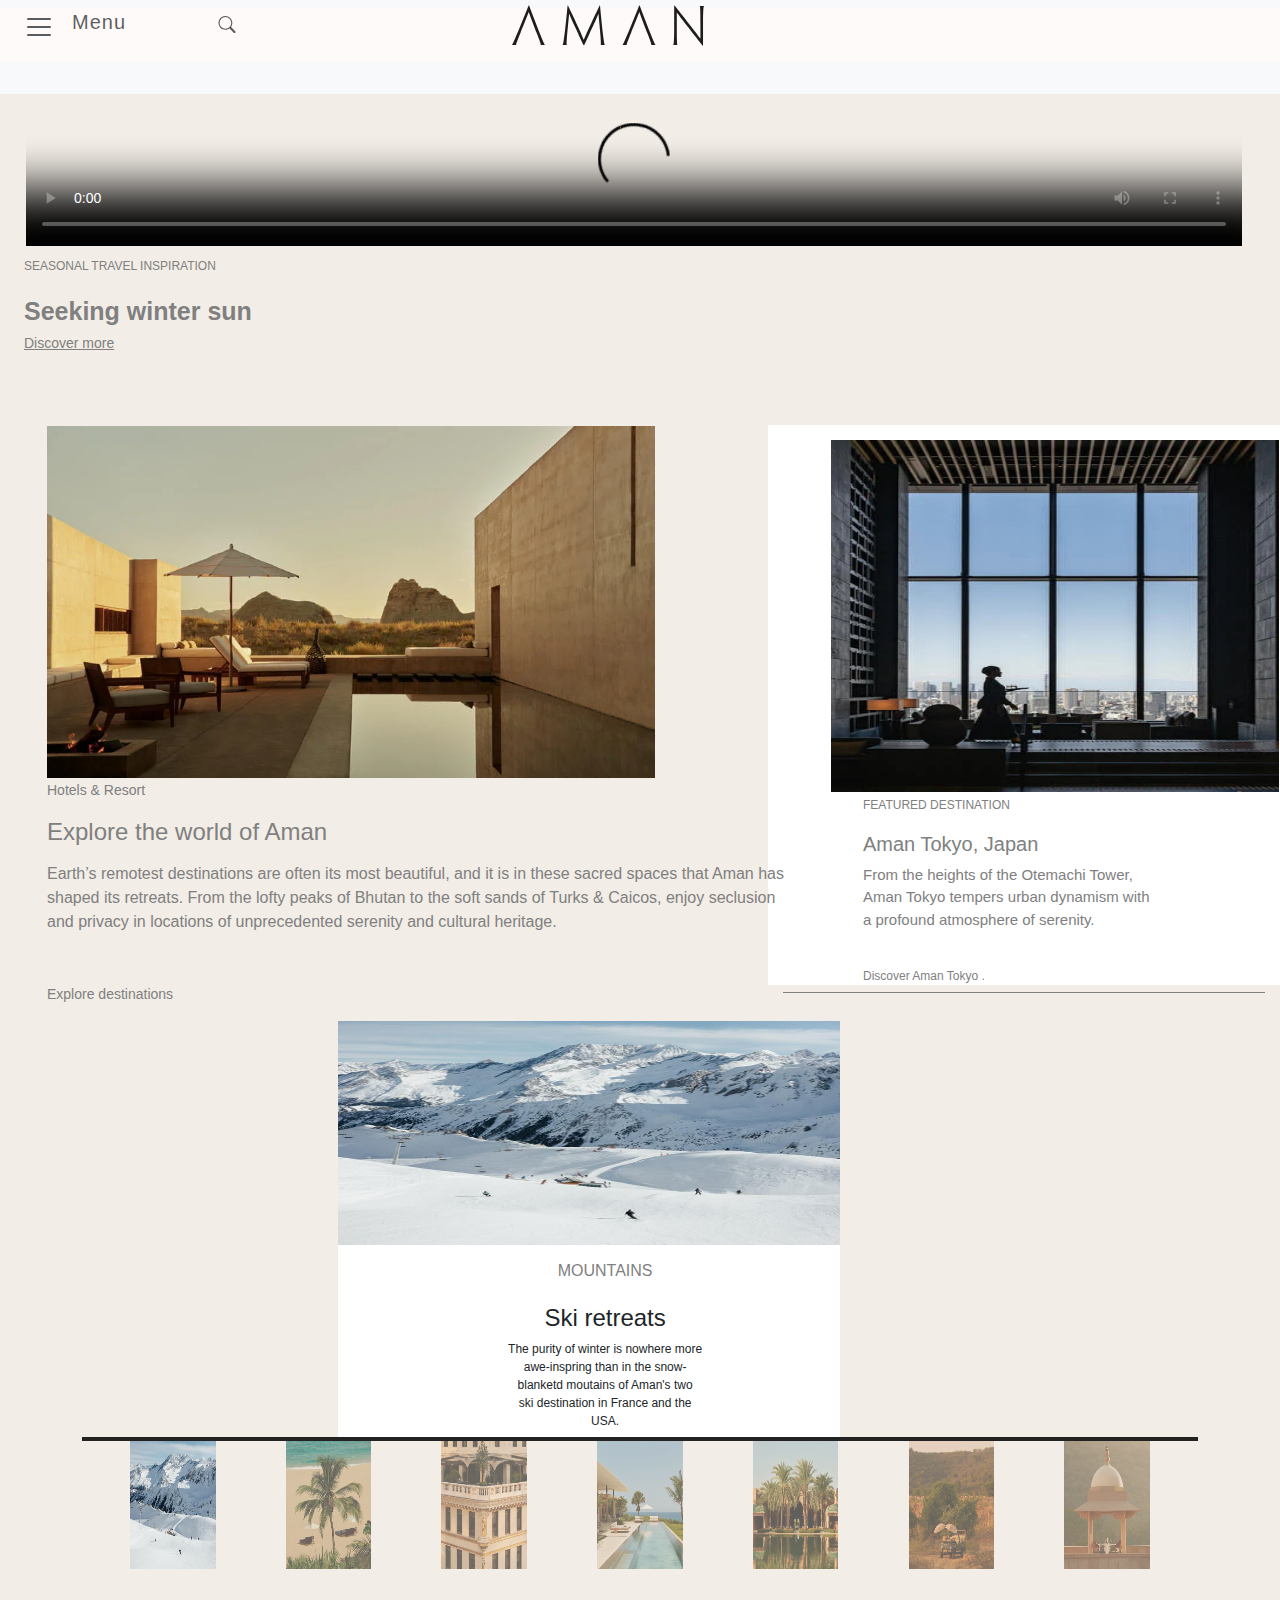
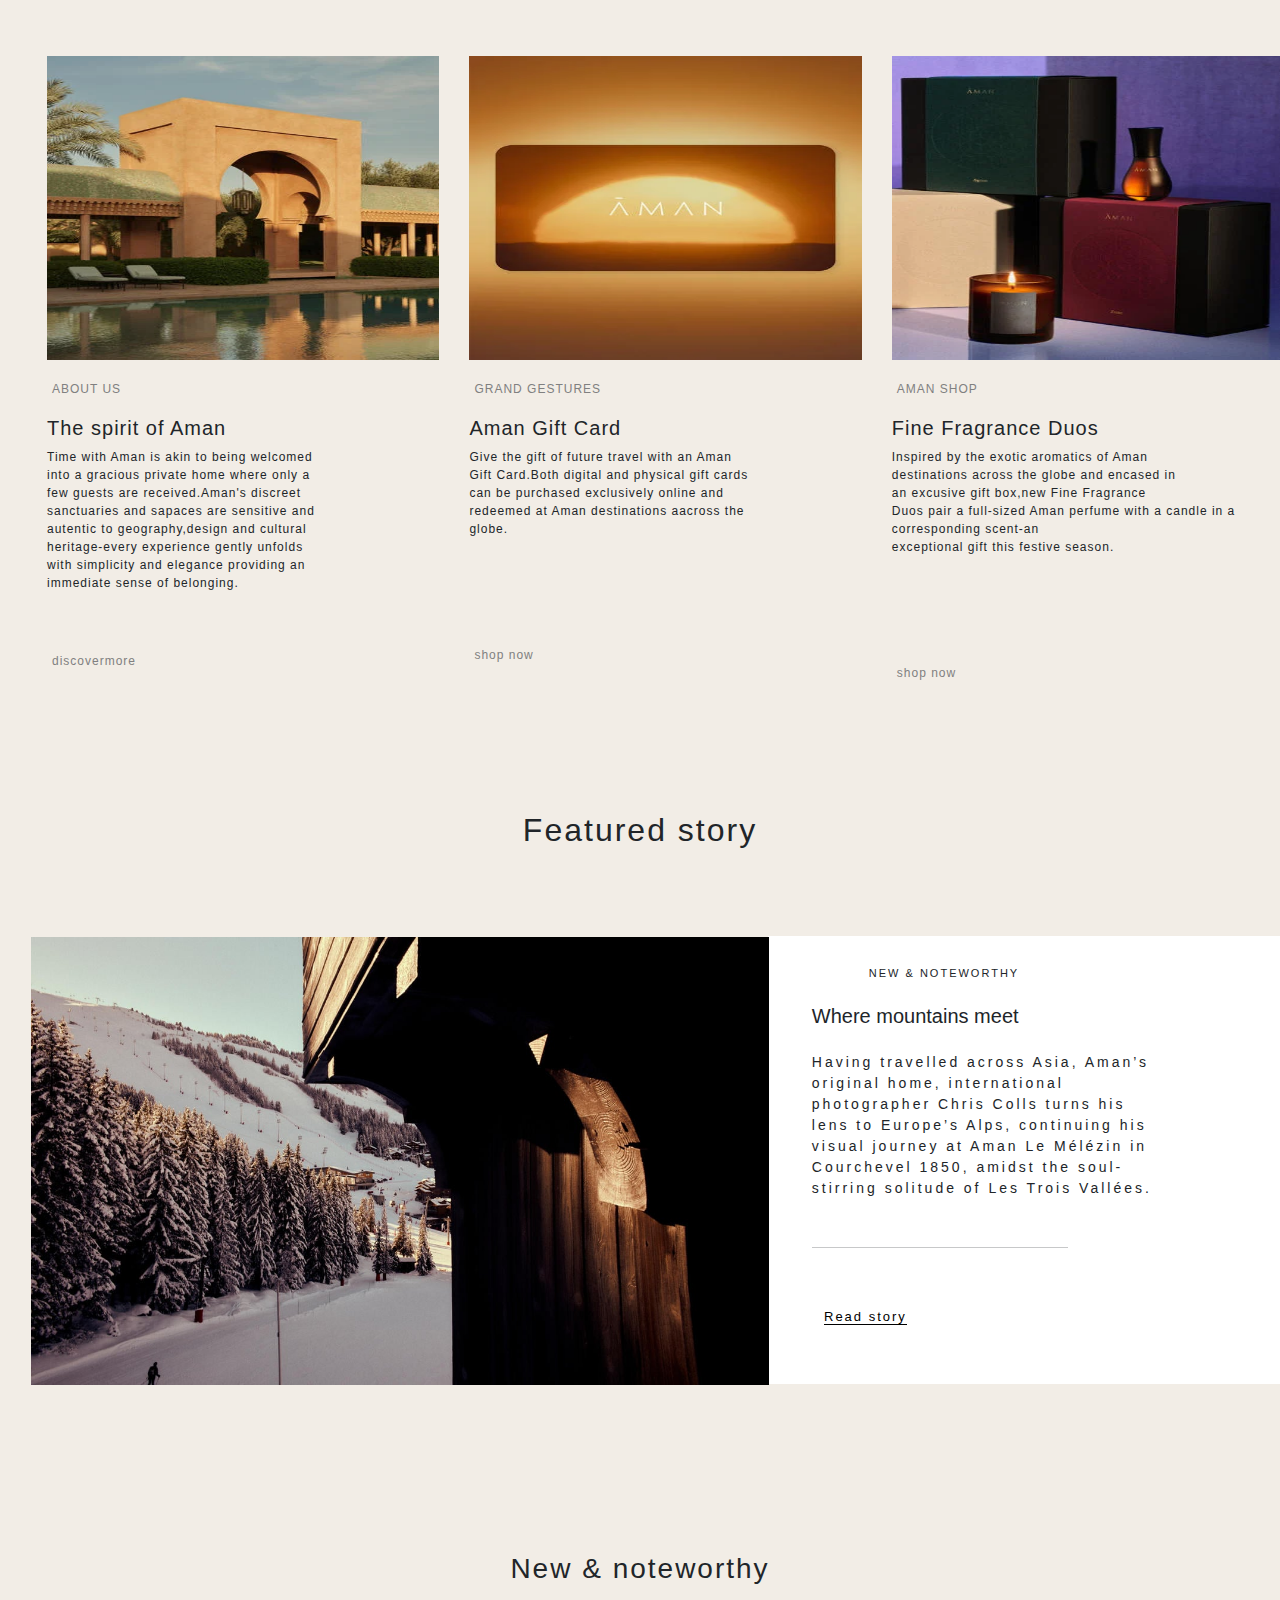
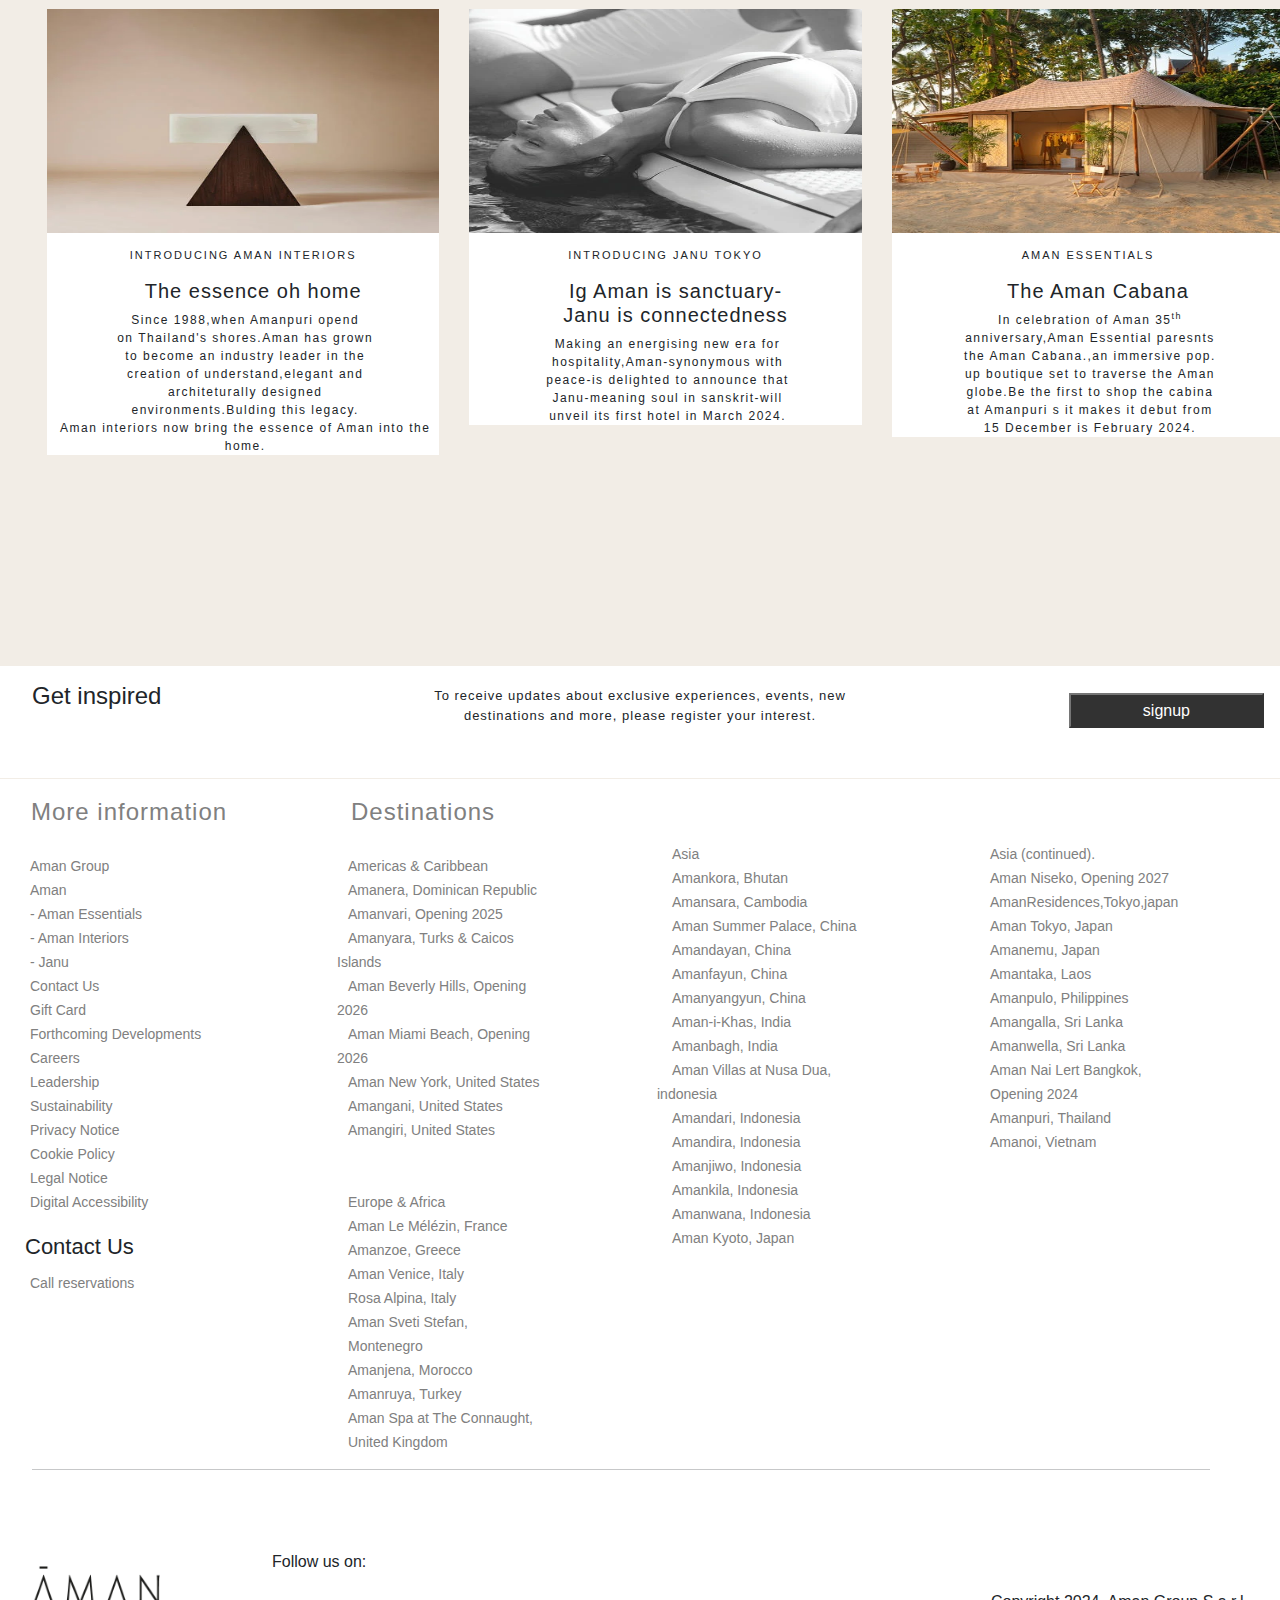
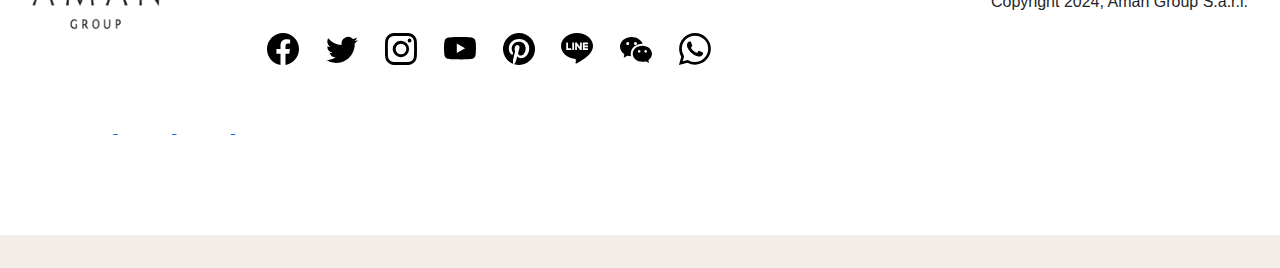
<file: index.html>
<!DOCTYPE html>
<html>
<head>
	<title></title>

<link rel="stylesheet" type="text/css" href="project.css">
<link href="https://cdn.jsdelivr.net/npm/bootstrap@5.3.3/dist/css/bootstrap.min.css" rel="stylesheet" integrity="sha384-QWTKZyjpPEjISv5WaRU9OFeRpok6YctnYmDr5pNlyT2bRjXh0JMhjY6hW+ALEwIH" crossorigin="anonymous">

<script src="https://cdn.jsdelivr.net/npm/bootstrap@5.3.3/dist/js/bootstrap.bundle.min.js" integrity="sha384-YvpcrYf0tY3lHB60NNkmXc5s9fDVZLESaAA55NDzOxhy9GkcIdslK1eN7N6jIeHz" crossorigin="anonymous"></script>


	<style>
    *{box-sizing: border-box; margin: 0; ;}
.row:after{content: ""; display: table; clear: both;}
.a70{float: left;width: 70%;padding:15px;}
.a25{float: left;width: 25%;padding:15px;}
.a33{float: left;width: 33%;padding:15px;}
.a30{float: left;width: 30%;padding:15px;}
.a40{float: left;width: 40%;padding:15px;}
.a60{float: left;width: 60%;padding:15px;}
.a60 a{text-decoration: none;color: gray;position: relative;top: 0rem;left: 1rem;font-size: 14px;padding: 1rem;}
		
	.menu{position: relative;left: 3rem;top: 0rem;letter-spacing: 1px;}
		nav{width:100%; }
    .img{width: 1%;height: 0px;position: relative;left: 47%;top: -5%;}

    h6{text-align: center;}
    .btn{padding: 10px 30px; border: 1px solid gray;margin: 5px;position: relative;left: 30%;}
    .btn1{padding: 10px 207px; border: 1px solid gray;position: relative;left: 30.5%;top: -20px;}
    .bnt1:hover{background-color: darkgray;}
    .head img{width: 15%;height:200px;position: relative;left: 40%;top: -4rem;position: fixed;}
    body{background-color:#f2ede6; }
    #btn1{padding: 8px 45px;top:0rem;position: relative;background-color: #f2ede7;position: fixed;left:52rem; }
    video{width: 95%; height: 60%;position: relative;left: 2%;top: 0rem;}

.a a{text-decoration: none;color: gray;font-size: 12px;position: relative;left: 1.5rem;}
.s a{text-decoration: none;color: gray;font-size: 25px;position: relative;left: 1.5rem;font-weight: bold;top: 1rem;}
.ss a{color: gray;font-size: 14px;position: relative;left: 1.5rem;top: 1rem;}
.sk1 .a60 img{width: 38rem;height:22rem;position: relative;left: 2rem;}
.sk1 .a40 img{width: 28rem;height:22rem;position: relative;left:3rem; }
.sk1 .a60 h4{color: gray;position: relative;left: 2rem;top: 1rem;}
.sk1 .a60 .par1{color: gray;position: relative;left: 2rem;}
.sk1 .a40 a{text-decoration: none;color: gray;position: relative;top: 0rem;font-size: 12px;left: 5rem;}
.sk1 .a40 h5{color: grey;position: relative;left: 5rem;top: 1rem;}
.sk1 .a40 p{color: grey;position: relative;left: 5rem;top: 1rem;font-size: 15px;}
.sk1 .a40 li{position: relative;top: 1rem;font-size: 30px;list-style: none;border-bottom: 1px solid gray;}
.sk1 .a40{background-color: white;height: 35rem}




body {
  font-family: Arial;
  margin: 0;
}

* {
  box-sizing: border-box;
}

img {
  vertical-align: middle;
}

.container {
  position: relative;
  height: 20%;
}

/* Hide the images by default */
.mySlides {
  display: table;
  position: relative;
  left: 16rem;
}
.cursor {
  cursor: pointer;
}



.numbertext {
  color: #f2f2f2;
  font-size: 12px;
  padding: 8px 12px;
  position: absolute;
  top: 5rem;
}


.caption-container {
  text-align: center;
  background-color: #222;
  padding: 2px 16px;
  color: white;
  position: relative;
  height: 20%;

}




.column {
  
  width: 13.66%;position: relative;left: 3rem;

}


.demo {
  opacity: 0.6;
}

.active,
.demo:hover {
  opacity: 1;
}




.heading{background-color: white;width: 45%;height: 12rem;}
.heading h6{color: gray;font-size: 16px;text-align: center;position: relative;left: 1rem;top: 1rem;}
.heading h4{color: ;font-size:;text-align: center;position: relative;left: 1rem;padding: 1rem;top: 1rem;}
.heading p{color: ;font-size:12px;text-align: center;position: relative;left: 1rem;top: -1px;}


.a33 img{width: 100%;position: relative;left: 2rem;}
.a33 a{text-decoration: none;font-size: 12px;position: relative;top: 1rem;left: 2rem;padding: 5px;color: gray;letter-spacing: 1px;}
.a33 h5{padding: 2rem 0rem 0rem 2rem;letter-spacing: 1px;}
.a33 p{position: relative;left: 2rem;letter-spacing: 1px;font-size: 12px;}
.section3 h2{text-align: center;position: relative;top: 8rem;letter-spacing: 2px;}
.a60 img{width: 100%;height:28rem;position: relative;left: 1rem;}
.a40{background-color: white;height: 28rem;margin-top: .9rem}

.section3 h6{font-size: 11px;position: relative;top: 1rem;left: -5rem;letter-spacing: 2px;}
.section3 h5{position: relative;left: 1.8rem;top: 2rem;}
.section3 p{position: relative;left: 1.8rem;top: 3rem;font-size: 14px;letter-spacing: 3px;}
.section3 hr{position: relative;top: 5rem;width: 16rem;left: 1.8rem;}
.section3  a{color: black;letter-spacing: 2px;font-size: 13px;position: relative;top: -5rem;left: 3.5rem;text-decoration: none;border-bottom: 1px solid black;}
.section4 h3{text-align:center;letter-spacing:2px;  }
.section4 h6{text-align: center;font-size: 11px;position: relative;letter-spacing: 2px;left: 0rem;top: 1rem;}

.section4 h5{text-align: center;padding: 25px 0px 0px 20px;letter-spacing: 1px;}
.section4 p{  text-align: center;letter-spacing: 1.5px;position: relative;left: 2px;}
.section4 .heading1{background-color: white;position: relative;left: 2rem;}
.section5 h4{position: relative;left: 2rem;top: 1rem;font-size: 24px;}
.section5 p{font-size: 13px;letter-spacing: 1px;text-align: center;position: relative;top: -1rem;}
.section5 button{padding: 0.2rem 4.5rem;float: right;position: relative;top: -4rem;color: white;background-color: black;opacity: .80;right: 1rem;}
.section5 button:hover{opacity: .74;}
.section5 {background-color: white;width: 100%;height: 7rem;}

hr{position: relative;left: 2rem;width: 92%;height: 1px;}
.section6 .inform{font-size: 24px;color: gray;position: relative;left: 1rem;letter-spacing: 1px;}
.section6 .a25 a{text-decoration: none;color: gray;font-size: 14px;padding: 5px 10px ;margin: 5px;}
.section6 a:hover{border-bottom: 0.2px solid black;transition: 1s;}
.section6 .contact{font-size: 22px;position: relative;top: 1rem;padding: 0px 10px}
.section6 .destin{font-size: 24px;color: gray;position: relative;left: 1rem;letter-spacing: 1px;top: 0rem;}
.white{background-color:}
.section6 {background: white;width: 100%;height: 66rem;top: -2rem;position: relative;}
.section6 .link a{text-decoration: none;color: gray;font-size: 14px;position: relative;top: 0rem;left: 2px;margin: 1px;padding: 0px 2px 0px 10px ;}
.section6 .linked a{color: gray;position: relative;left: 2px;}
.section6 .linkedd a{color: gray;position: relative;left: 0px;}
.section6 img{width: 6rem;position: relative;left: 2rem;top: 5rem;}
.section6 .footer p{position: relative;left: 17rem;top: 0rem;}

.section7 .logo img{width: 2rem;}

.section7 .logo a{border: none;}
 
 


	</style>




</head>
<body>
 <div class="section1" >
<nav class="navbar bg-body-tertiary fixed-top"   >
  <div class="container-fluid
  " style="background-color:snow; ">
 
    <button class="navbar-toggler" type="button" data-bs-toggle="offcanvas" data-bs-target="#offcanvasNavbar" aria-controls="offcanvasNavbar" aria-label="Toggle navigation "style="border: none;">
      <span class="navbar-toggler-icon"><div class="menu">Menu</div></span>
    </button>
    <div class="offcanvas offcanvas-start" tabindex="0" id="offcanvasNavbar" aria-labelledby="offcanvasNavbarLabel" style=" width:100%;">
     



        <hr style="width:100% ;height: 2px; " ><br>
   
      
        <button type="button" class="btn-close" data-bs-dismiss="offcanvas" aria-label="Close"></button><div class="img"><img src="logo.svg" style="width: 5rem;"></div>
        <hr style="width:100% ;height: 2px;">
  

      <div class="offcanvas-body" >
        <ul class="navbar-nav justify-content-flex-grow-4 pe-3">
          <li class="nav-item">
            <a class="nav-link active" aria-current="page" href="#"><li class="nav-item dropdown">
           
            <a class="nav-link active" href="desti.html">Destination</a>
            <a class="nav-link active" href="">Hotels & Resorts</a>
            <a class="nav-link active" href="experience.html">Experience</a>
            <a class="nav-link active" href="#">Exculsive offers</a>
            <a class="nav-link active" href="#">Festival</a>
            <a class="nav-link active" href="#">Villas</a>
            <a class="nav-link active" href="#">Residence</a>
            <a class="nav-link active" href="#">Yachts</a>
            <a class="nav-link active" href="#">Private Travel</a>
            <a class="nav-link active" href="#">Stories</a>
            <a class="nav-link active" href="#">About Us</a>
            <a class="nav-link active" href="#">Gift Card</a>
            <a class="nav-link active" href="#">Aman shop</a>
            <a class="nav-link active" href="#">Aman Interiors</a>
           <br><br>
           <a class="nav-link active" href="#">Janu</a>
          
         
         
            </li>
            </ul>
          </li>
        </ul>
    
        <h6>Discover Aman in...</h6>
        <button class="btn">USA & the Caribbean</button>
        <button class="btn">Europe & North Africa</button><br><br>
        <button class ="btn1">Asia</button>


      </div>
    </div>


<nav class="navbar" style="position: relative; top: -20%; " >
  <div class="container-fluid">
   
 
    <div class="offcanvas offcanvas-start " tabindex="1" id="offcanvasDarkNavbar" aria-labelledby="offcanvasDarkNavbarLabel" style="width: 60%;">
      <div class="offcanvas-header">
       
        <button type="button" class="btn-close btn-close-dark" data-bs-dismiss="offcanvas" aria-label="" style="position: relative; left:90%;" ></button>
      </div>
      <div class="offcanvas-body ">
        
        <form class="d-flex " ><br><h6 style="position:relative;width: 50%; top:50px;left: 2%; ">Search here</h6>
        
          <input type="Search" class="Search"  style="border:none;border-bottom: 1px solid gray; width: 700px; position: relative; top:70px; left:-15% ;" placeholder="Enter  serach term ">

          <button class="btn btn-dark" type="submit" style="position:relative; left: -10px;top: 150px; padding:7px 50px;">Search </button>
        </form>
      </div>
    </div>
  </div>

</nav></div>


<br><button class="navbar-toggler" type="button" data-bs-toggle="offcanvas" data-bs-target="#offcanvasDarkNavbar" aria-controls="offcanvasDarkNavbar" aria-label="Toggle navigation"style="position: relative; top:-95px;left: 16%;">



      <span class="logo" ><svg xmlns="http://www.w3.org/2000/svg" width="18" height="17" fill="currentColor" class="bi bi-search" viewBox="0 0 16 16"  style="position: fixed;top: 1rem;">
  <path d="M11.742 10.344a6.5 6.5 0 1 0-1.397 1.398h-.001q.044.06.098.115l3.85 3.85a1 1 0 0 0 1.415-1.414l-3.85-3.85a1 1 0 0 0-.115-.1zM12 6.5a5.5 5.5 0 1 1-11 0 5.5 5.5 0 0 1 11 0"/>
</svg></span>


    </button><br>

<div class="head"><img src="logo.svg" style="position: relative;position: fixed; top: -5rem;"></div>
</div>

  </div>


</nav>









<br><br><br><br>


<video controls=""preload=""autoplay= "" poster="https://cf-images.eu-west-1.prod.boltdns.net/v1/jit/5814665388001/2c1801f6-1919-47d0-a587-cc20aa7ba78b/main/1920x1080/32s554ms/match/image.jpg"> 
<source src="https://www.youtube.com/redirect?event=video_description&redir_token=[base64]&q=https%3A%2F%2Fwww.aman.com%2Fresorts%2Famanjena&v=BNFkN3z4Nhk" type="video/mp4"></video>

  <div class="a"><a href="SEASONAL TRAVEL INSPIRATION

">SEASONAL TRAVEL INSPIRATION

</div>



<div class="

s">

<a href ="">Seeking winter sun</a>
</div>

<div class="ss"><a href="discovermore">Discover   more</a></div>


<br><br><br>
<div class="sk1">
  <div class="a60"><img src="1.webp">
    <br>
    <a href="hotels ">Hotels & Resort</a>
    <h4>
  Explore the world of Aman</h4><br>
  <span class="par1">
  Earth’s remotest destinations are often its most beautiful, and it is in these sacred spaces that Aman has shaped its retreats. From the lofty peaks of Bhutan to the soft sands of Turks & Caicos, enjoy seclusion and privacy in locations of unprecedented serenity and cultural heritage.
  </span><br><br><br>
  <a href="explore" class="Explo">Explore destinations
</a></div>
  <div class="a40"><img src="2.webp"><br>

<a href="F">   FEATURED DESTINATION</a>
  <h5>Aman Tokyo, Japan</h5>
  <p class="para2">
From the heights of the Otemachi Tower,<br> Aman Tokyo tempers urban dynamism with <br>a profound atmosphere of serenity.</p>
<li class="dis"><a href="">Discover Aman Tokyo
.</a></li>

  </div>
</div>

<br><br><br>
<br><br><br>
<br><br><br>




<div class="container">
  <div class="mySlides">
    <img src="3.jpg" style="width:45%">
    <div class="heading">
      <h6>MOUNTAINS</h6>
      <h4>Ski retreats</h4>
      <p>The purity of winter is nowhere more<br>awe-inspring than in the snow-<br>blanketd moutains of Aman's two<br>ski destination in France and the <br> USA.</p>
    </div>

  </div>

  <div class="mySlides">
    <img src="4.jpg" style="width:45%">
        <div class="heading">
      <h6>BEACH</h6>
      <h4>By the coast</h4>
     <P> Fringing the ocean and embracing a <br>freer pace of life.Aman's Corsal <br>retreats are spring sanctuaries,<br>whether seeking romance.<br> reconnection or a sarene time out.</P>
    </div>
  </div>


  <div class="mySlides">
  
    <img src="5.jpg" style="width:45%">
    <div class="heading">
    <h6>CITY</h6>
      <h4>Urban escape</h4>
     <p>From the sprawling meteropolise of<br>New York and Tokoyo to Italic Vento.<br>Aman's urban sanctuarnesallow the<br>notion of escapism to be expereinced<br>in the world's great cities.</p>
    </div>
  </div>
    
  <div class="mySlides">
 
    <img src="6.webp" style="width:45%">

      <div class="heading">
    <h6>VILLAS</h6>
      <h4>Group getways</h4>
     <p>Aman's private Villas offer travellers<br>opprotunties to savour precious time<br>with family and friends,or simply to<br>escape into romantics seclusion in the <br>world's most beautiful setting.</p>
    </div>
  </div>

  <div class="mySlides">
    
    <img src="7.jpg" style="width:45%">

      <div class="heading">
    <h6>AMANJENA & AMANGIRI</h6>
      <h4>Desert retreats</h4>
     <p>Dramtic deserts make natural<br>backgrounds for Aman hotels and <br>resorts with adventure waiting to be<br>unearthed in the red-stained rocks<br>seclued landsacape.</p>
    </div>
  </div>
    
  <div class="mySlides">
    
    <img src="8.jpg" style="width:45%">
       <div class="heading">
    <h6>CAMPUS & SAFARIS</h6>
      <h4>Into the wilderness</h4>
    <p>From the tiger-inhabited jungle of<br> Ranthabore National Park to the <br>starkly beautiful Utah desert,and a <br>tropical island in Indonsia,Aman's<br> campus and safaris officer offer a sense of<br>escapism and adventure.</p>
    </div>
  </div>

  <div class="mySlides">
    
    <img src="9.webp" style="width:45%">
       <div class="heading">
    <h6>CELEBRATIES & EVENTS</h6>
      <h4>Space to insipre</h4>
     <p> To gather with friends and family at<br>Aman is to experience a sense of<br>privacy ,peace and belonging in some<br>of te world' most unique<br>destiations.</p>
    </div>
  </div>


   



    


  <div class="caption-container">

  </div>

  <div class="row">
    <div class="column">
      <img class="demo cursor" src="3.jpg" style="width:65% ;height: 8rem;" onclick="currentSlide(1)" >
    </div>
    <div class="column">
      <img class="demo cursor" src="4.jpg"  style="width:65% ;height: 8rem;" onclick="currentSlide(2)" >
    </div>
    <div class="column">
      <img class="demo cursor" src="5.jpg"  style="width:65% ;height: 8rem;" onclick="currentSlide(3)" >
    </div>
    <div class="column">
      <img class="demo cursor" src="6.webp" style="width:65% ;height: 8rem;" onclick="currentSlide(4)" >
    </div>
    <div class="column">
      <img class="demo cursor" src="7.jpg"  style="width:65% ;height: 8rem;" onclick="currentSlide(5)" >
    </div>    
    <div class="column">
      <img class="demo cursor" src="8.jpg"  style="width:65% ;height: 8rem;" onclick="currentSlide(6)">
    </div>
    <div class="column">
      <img class="demo cursor" src="9.webp" style="width:65% ;height: 8rem;" onclick="currentSlide(7)">
    </div>
  </div>
</div>


<br><br><br>

<div class="section2">
  <div class="a33"><img src="10.webp">
    <a href="about">ABOUT US</a>
    <h5>The spirit of Aman</h5>
    <p>Time with Aman is akin to being welcomed<br>into a gracious private home where only a<br>few guests are received.Aman's discreet<br>sanctuaries and sapaces are sensitive and<br>autentic to geography,design and cultural<br>heritage-every experience gently unfolds<br> with simplicity and elegance providing an<br>immediate sense of belonging.</p><br>
    
    <a href="discover">discovermore</a>



  </div>


  <div class="a33"><img src="11.webp">
    <a href="abou">GRAND GESTURES</a>
    <h5>Aman Gift Card</h5>
    <p>Give the gift of future travel with an Aman<br>Gift Card.Both digital and physical gift cards<br>can be purchased exclusively online and<br>redeemed at Aman destinations aacross the<br>globe.</p>
     <br><br><br>
     <a href="shopnow">shop now</a>
  </div>
  <div class="a33"><img src="12.webp">
     <a href="abou">AMAN SHOP</a>
    <h5>Fine Fragrance Duos</h5>
    <p>Inspired by the exotic aromatics of Aman<br>destinations across the globe and encased in<br>an excusive gift box,new Fine Fragrance<br>Duos pair a full-sized Aman perfume with a candle in a corresponding scent-an<br>exceptional gift this festive season.</p>
     <br><br><br>
     <a href="SHOP">shop now</a>
  </div>
</div>

<div class="section3">
  <h2>Featured story</h2><br><br><br> <br><br><br><br><br>
  <div class="a60"><img src="13.jpg"></div>
  <div class="a40">
    <h6>NEW & NOTEWORTHY</h6>
    <h5>Where mountains meet</h5>
    <P>Having travelled across Asia, Aman’s<br> original home, international<br> photographer Chris Colls turns his <br>lens to Europe’s Alps, continuing his <br>visual journey at Aman Le Mélézin in<br> Courchevel 1850, amidst the soul-<br>stirring solitude of Les Trois Vallées.</P>
<hr>
  </div>
  <a href="read">Read story</a>
</div>
<br><br><br><br><br><br>

<div class="section4">
  <h3>New & noteworthy</h3>

  <div class="a33"><img src="14.webp">
      <div class="heading1">
    <h6>INTRODUCING AMAN INTERIORS</h6>
    <h5>The essence oh home</h5>
    <p>Since 1988,when Amanpuri opend<br>on Thailand's shores.Aman has grown<br>to become an industry leader in the<br>creation of understand,elegant and<br>architeturally designed<br>environments.Bulding this legacy.<br>Aman interiors now bring the essence of Aman into the home.</p></div>
     
  </div>
  <div class="a33"><img src="15.webp">
    <div class="heading1">
    <h6>INTRODUCING JANU TOKYO</h6>
    <h5>Ig Aman is sanctuary-<br>Janu is connectedness</h5>
    <P>Making an energising new era for<br>hospitality,Aman-synonymous with<br>peace-is delighted to announce that<br>Janu-meaning soul in sanskrit-will<br>unveil its first hotel in March 2024.</P>
  </div>
</div>
  <div class="a33"><img src="16.jpg">
    <div class="heading1">
    <h6>AMAN ESSENTIALS</h6>
    <h5>The Aman Cabana</h5>
    <P>In celebration of Aman 35<sup>th</sup><br>anniversary,Aman Essential paresnts<br>the Aman  Cabana.,an immersive pop.<br>up boutique set to traverse the Aman<br>globe.Be the first to shop the cabina<br>at Amanpuri s it makes it debut from <br>15 December is February 2024.</P>
  </div>
</div>
</div>

<br><br><br><br><br><br><br><br><br><br><br><br><br><br><br><br><br><br><br><br><br><br><br><br><br><br><br><br>

<div class="white"> 
<div class="section5">
  <div class="heading3">
<h4>Get inspired</h4>
<p>To receive updates about exclusive experiences, events, new<br> destinations and more, please register your interest.</p>
<div class=sign><a href=""><button>signup</button></a></div>
</div>
</div>
<hr>
<div class="section6" >
<div class="a25"><div class="inform">More information</div><br>
<a href="agroup">Aman Group</a><br>
<a href="">Aman</a><br>
<a href="">- Aman Essentials</a><br>
<a href="">- Aman Interiors</a><br>
<a href="">- Janu</a><br>
<a href="">Contact Us</a><br>
<a href="">Gift Card</a><br>
<a href="">Forthcoming Developments</a><br>
<a href="">Careers</a><br>
<a href="">Leadership</a><br>
<a href="">Sustainability</a><br>
<a href="">Privacy Notice</a><br>
<a href="">Cookie Policy</a><br>
<a href="">Legal Notice</a><br>
<a href="">Digital Accessibility</a><br>
<div class="contact">Contact Us</div><br>
<a href="">Call reservations</a>



</div>



<div class="a25"><div class="destin">Destinations</div><br>
<div class="link"><a href="">Americas & Caribbean</a><br>
<a href="">Amanera, Dominican Republic</a><br>
<a href="">Amanvari, Opening 2025</a><br>
<a href="">Amanyara, Turks & Caicos<br>Islands</a><br>
<a href="">Aman Beverly Hills, Opening<br> 2026</a><br>
<a href="">Aman Miami Beach, Opening <br>2026</a><br>
<a href="">Aman New York, United States</a><br>
<a href="">Amangani, United States</a><br>
<a href="">Amangiri, United States</a><br><br><br>
<a href="">Europe & Africa</a><br>
<a href="">Aman Le Mélézin, France</a><br>
<a href="">Amanzoe, Greece</a><br>
<a href="">Aman Venice, Italy</a><br>
<a href="">Rosa Alpina, Italy</a><br>
<a href="">Aman Sveti Stefan,</a><br>
<a href="">Montenegro</a><br>
<a href="">Amanjena, Morocco</a><br>
<a href="">Amanruya, Turkey</a><br>
<a href="">Aman Spa at The Connaught,</a><br>
<a href="">United Kingdom</a></div></div>




<div class="a25"><div class="blank"></div><br><br>
<div class="linked"><a href="">Asia</a><br>
<a href="">Amankora, Bhutan</a><br>
<a href="">Amansara, Cambodia</a><br>
<a href="">
Aman Summer Palace, China</a><br>
<a href="">Amandayan, China</a><br>
<a href="">Amanfayun, China</a><br>
<a href="">Amanyangyun, China</a><br>
<a href="">Aman-i-Khas, India</a><br>
<a href="">Amanbagh, India</a><br>
<a href="">Aman Villas at Nusa Dua,<br>indonesia</a><br>
<a href="">Amandari, Indonesia</a><br>
<a href="">Amandira, Indonesia</a><br>
<a href="">Amanjiwo, Indonesia</a><br>
<a href="">Amankila, Indonesia</a><br>
<a href="">Amanwana, Indonesia</a><br>
<a href="">Aman Kyoto, Japan</a><br></div>

</div>


<div class="a25"><br><br><div class="likedd"> 
<a href="">Asia (continued).</a><br>
<a href="">Aman Niseko, Opening 2027</a><br>
<a href="">AmanResidences,Tokyo,japan</a><br>
<a href="">Aman Tokyo, Japan</a><br>
<a href="">Amanemu, Japan</a><br>
<a href="">Amantaka, Laos</a><br>
<a href="">Amanpulo, Philippines</a><br>
<a href="">Amangalla, Sri Lanka</a><br>
<a href="">Amanwella, Sri Lanka</a><br>
<a href="">Aman Nai Lert Bangkok,</a><br>
<a href="">Opening 2024</a><br>
<a href="">Amanpuri, Thailand</a><br>
<a href="">Amanoi, Vietnam</a><br>

</div></div>
<hr>
 <div id="img"><img src="form.png"></div>


<div class="footer">
   <p>Follow us on:</p> </div>
    
    <div class="section7">  <div class="logo"><a href=""><img src="facebook.svg"></a></div>
   <div class="logo"><a href=""><img src="twitter.svg"></div>
   <div class="logo"><a href=""><img src="instagram.svg"></div>
   <div class="logo"><a href=""><img src="youtube.svg"></div>
   <div class="logo"><a href=""><img src="pinterest.svg"></a></div>
   <div class="logo"><a href=""><img src="line.svg"></a></div>
   <div class="logo"><a href=""><img src="wechat.svg"></a></div>
   <div class="logo"><a href=""><img src="whatsapp.svg"></a></div>
 
   <div class="end">Copyright 2024, Aman Group S.a.r.l. </div>

</div>

</div>












</body>
</html>
<script >
  

let slideIndex = 1;
showSlides(slideIndex);

function currentSlide(n) {
  showSlides(slideIndex = n);
}

function showSlides(n) {
  let i;
  let slides = document.getElementsByClassName("mySlides");
  let dots = document.getElementsByClassName("demo");
  let captionText = document.getElementById("caption");
  if (n > slides.length) {slideIndex = 1}
  if (n < 1) {slideIndex = slides.length}
  for (i = 0; i < slides.length; i++) {
    slides[i].style.display = "none";
  }
  for (i = 0; i < dots.length; i++) {
    dots[i].className = dots[i].className.replace(" active", "");
  }
  slides[slideIndex-1].style.display = "block";
  dots[slideIndex-1].className += " active";
  captionText.innerHTML = dots[slideIndex-1].alt;
}


</script>
</file>
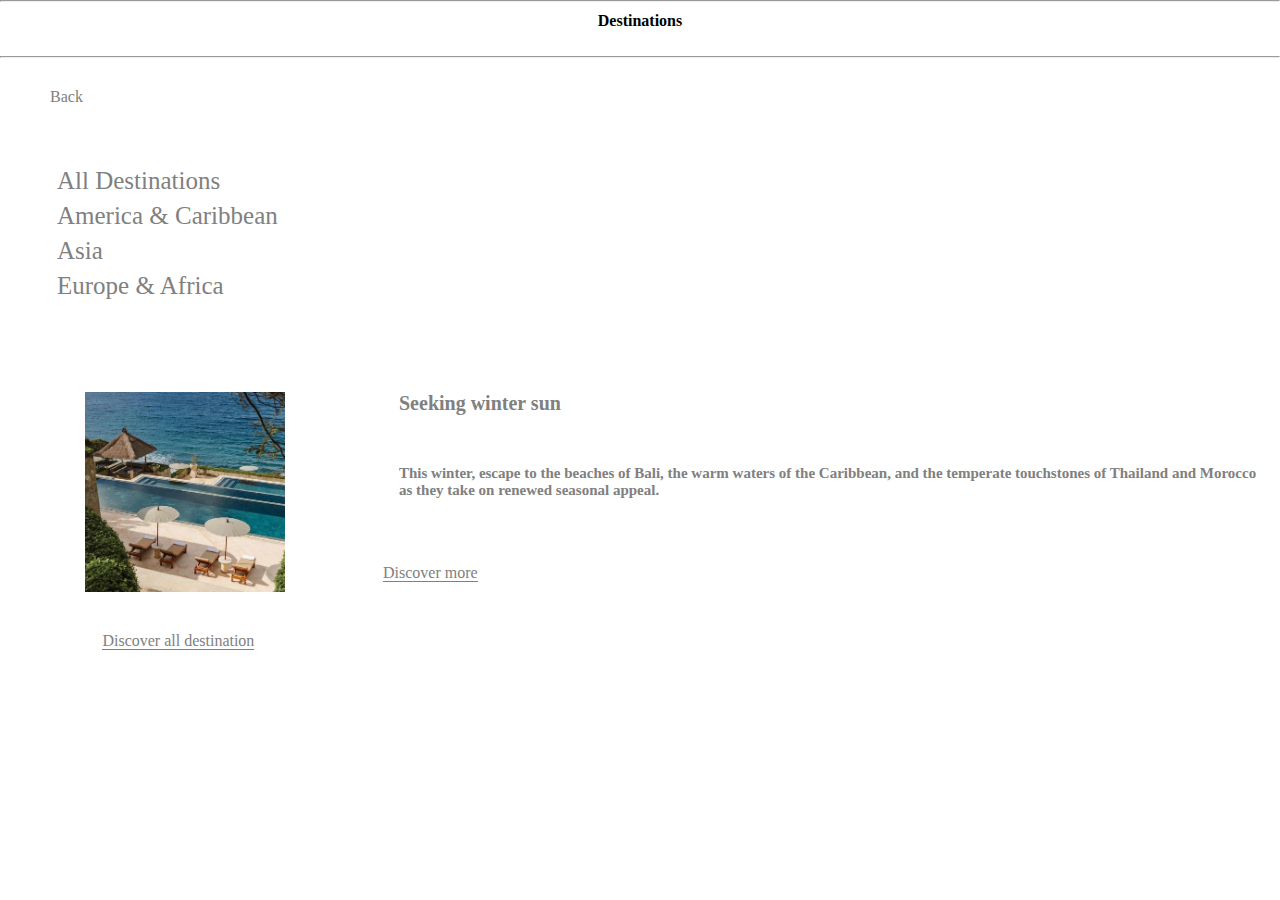
<file: desti.html>
<!DOCTYPE html>
<html>
<head>
  <meta charset="utf-8">
  <meta name="viewport" content="width=device-width, initial-scale=1">
  <title></title>
  <style>

*{box-sizing: border-box; margin: 0; ;}
.row:after{content: ""; display: table; clear: both;}
.a70{float: left;width: 70%;padding:15px;}
.a30{float: left;width: 30%;padding:15px;}
.a40{float: left;width: 40%;padding:15px;}
.a60{float: left;width: 60%;padding:15px;}
   .back a{text-decoration: none;position: relative;left: 50px;top: 30px;color: gray;}
   .links a{display: block;margin: 7px;font-size: 25px;}

 img{width: 200px; height: 200px;left: 70px;position: relative;top: 100px;}
 h3{color: gray;position: relative;top: 100px;font-size: 20px;}
  h5{color: gray;position: relative;top: 150px;font-size: 15px;}
  .d a{text-decoration: none;position: relative;top: 200px;left: -1px;border-bottom: 1.5px solid gray;}
  .ds a{text-decoration: none;position: relative;top: 250px;left: -22%;border-bottom: 1.5px solid gray;}

    h4{text-align: center;position: relative;top: 10px;}
  </style>

</head>
<body>
  <hr>
  <h4>Destinations</h4><br><br>
  <hr>
<div class="back"><a href="index.html">Back</a><br><br><br><br>

<div class="links">
    <a href="">All Destinations</a>
    <a href="">America & Caribbean</a>
    <a href="">Asia</a>
    <a href="">Europe & Africa</a>
 </div>



 <div class="image">


  <div class="a30"><img src="destimage.jpg"></div>
  <div class="a70"><h3>Seeking winter sun</h3>

<h5>This winter, escape to the beaches of Bali, the warm waters of the Caribbean, and the temperate touchstones of Thailand and Morocco as they take on renewed seasonal appeal.</h5>
  </div>

</div><br>


<div class="d"><a href="discover.php">Discover more</a></div>


<div class="ds"><a href="discovermore.php">Discover all destination</a></div>
<br><br>


</body>
</html>
</file>
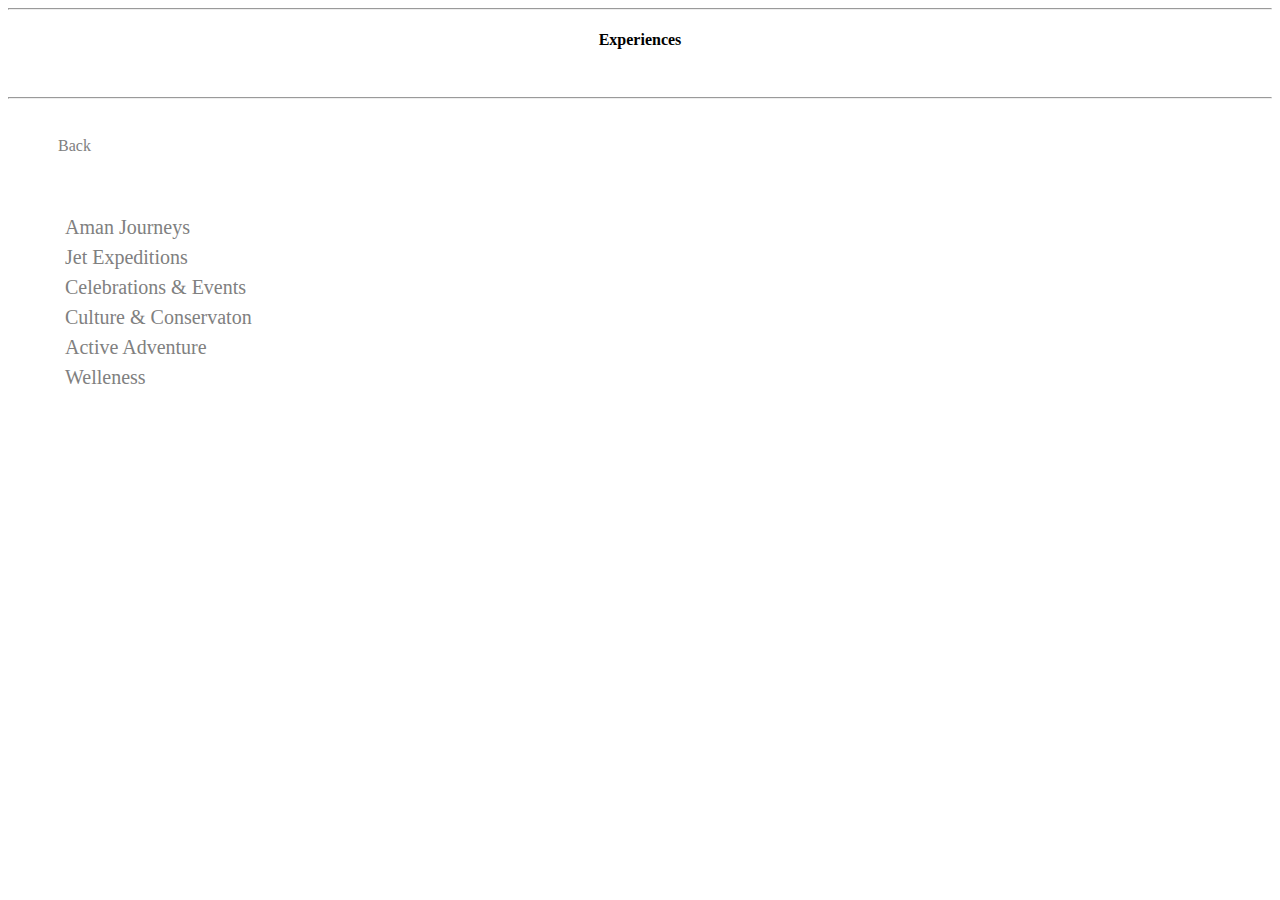
<file: experience.html>
<!DOCTYPE html>
<html>
<head>
	<meta charset="utf-8">
	<meta name="viewport" content="width=device-width, initial-scale=1">
	<title></title>
	<style>
		.back a{text-decoration: none;position: relative;left: 50px;top: 30px;color: gray;}
   .links a{display: block;margin: 7px;font-size: 20px;}
   h4{text-align: center;}
	</style>
</head>
<body>
	<hr>
	<h4>Experiences</h4><br>
	<hr>

	<div class="back"><a href="desti.html">Back</a><br><br><br><br>




<div class="links">
    <a href="">Aman Journeys</a>
    <a href="">Jet Expeditions</a>
    <a href="">Celebrations & Events</a>
    <a href="">Culture & Conservaton</a>
    <a href="">Active Adventure</a>
    <a href="">Welleness</a>
 </div>

</body>
</html>
</file>
<file: project.css>
*{box-sizing: border-box; margin: 0; ;}
.row:after{content: ""; display: table; clear: both;}
.a70{float: left;width: 70%;padding:15px;}
.a25{float: left;width: 25%;padding:15px;}
.a33{float: left;width: 33%;padding:15px;}
.a30{float: left;width: 30%;padding:15px;}
.a40{float: left;width: 40%;padding:15px;}
.a60{float: left;width: 60%;padding:15px;}
.a60 a{text-decoration: none;color: gray;position: relative;top: 0rem;left: 1rem;font-size: 14px;padding: 1rem;}
    
  .menu{position: relative;left: 3rem;top: 0rem;letter-spacing: 1px;}
    nav{width:100%; }
    .img{width: 9%;height: 0px;position: relative;left: 47%;top: -5%;}

    h6{text-align: center;}
    .btn{padding: 10px 30px; border: 1px solid gray;margin: 5px;position: relative;left: 30%;}
    .btn1{padding: 10px 207px; border: 1px solid gray;position: relative;left: 30.5%;top: -20px;}
    .bnt1:hover{background-color: darkgray;}
    .head img{width: 15%;height:200px;position: relative;left: 40%;top: -4rem;position: fixed;}
    body{background-color:#f2ede6; }
    #btn1{padding: 8px 45px;top:0rem;position: relative;background-color: #f2ede7;position: fixed;left:52rem; }
    video{width: 95%; height: 60%;position: relative;left: 2%;top: 0rem;}

.a a{text-decoration: none;color: gray;font-size: 12px;position: relative;left: 1.5rem;}
.s a{text-decoration: none;color: gray;font-size: 25px;position: relative;left: 1.5rem;font-weight: bold;top: 1rem;}
.ss a{color: gray;font-size: 14px;position: relative;left: 1.5rem;top: 1rem;}
.sk1 .a60 img{width: 38rem;height:22rem;position: relative;left: 2rem;}
.sk1 .a40 img{width: 18rem;height:22rem;position: relative;left:5rem; }
.sk1 .a60 h4{color: gray;position: relative;left: 2rem;top: 1rem;}
.sk1 .a60 .par1{color: gray;position: relative;left: 2rem;}
.sk1 .a40 a{text-decoration: none;color: gray;position: relative;top: 0rem;font-size: 12px;left: 5rem;}
.sk1 .a40 h5{color: grey;position: relative;left: 5rem;top: 1rem;}
.sk1 .a40 p{color: grey;position: relative;left: 5rem;top: 1rem;font-size: 15px;}
.sk1 .a40 li{position: relative;top: 1rem;font-size: 30px;list-style: none;border-bottom: 1px solid gray;}





body {
  font-family: Arial;
  margin: 0;
}

* {
  box-sizing: border-box;
}

img {
  height: 14rem;
  vertical-align: middle;
}

/* Position the image container (needed to position the left and right arrows) */
.container {
  position: relative;
  height: 20%;
}

/* Hide the images by default */
.mySlides {
  display: table;
  position: relative;
  left: 16rem;
}

/* Add a pointer when hovering over the thumbnail images */
.cursor {
  cursor: pointer;
}

/* Next & previous buttons */


/* Position the "next button" to the right */


/* Number text (1/3 etc) */
.numbertext {
  color: #f2f2f2;
  font-size: 12px;
  padding: 8px 12px;
  position: absolute;
  top: 5rem;
}

/* Container for image text */
.caption-container {
  text-align: center;
  background-color: #222;
  padding: 2px 16px;
  color: white;
  position: relative;
  height: 20%;

}




.column {
  
  width: 13.66%;position: relative;left: 3rem;

}


.demo {
  opacity: 0.6;
}

.active,
.demo:hover {
  opacity: 1;
}




.heading{background-color: white;width: 35%;height: 16rem;}
.heading h6{color: gray;font-size: 16px;text-align: center;position: relative;left: 1rem;top: 1rem;}
.heading h4{color: ;font-size:;text-align: center;position: relative;left: 1rem;padding: 1rem;top: 1rem;}
.heading p{color: ;font-size:;text-align: center;position: relative;left: 1rem;top: 1rem;}
.section2 .a33 img{height: 19rem}
.a33{width: }
.a33 img{width: 100%;position: relative;left: 2rem;}
.a33 a{text-decoration: none;font-size: 12px;position: relative;top: 1rem;left: 2rem;padding: 5px;color: gray;letter-spacing: 1px;}
.a33 h5{padding: 2rem 0rem 0rem 2rem;letter-spacing: 1px;}
.a33 p{position: relative;left: 2rem;letter-spacing: 1px;font-size: 12px;}
.section3 h2{text-align: center;position: relative;top: 8rem;letter-spacing: 2px;}
.a60 img{width: 100%;position: relative;left: 1rem;}

.section3 h6{font-size: 11px;position: relative;top: 1rem;left: -5rem;letter-spacing: 2px;}
.section3 h5{position: relative;left: 1.8rem;top: 2rem;}
.section3 p{position: relative;left: 1.8rem;top: 3rem;font-size: 14px;letter-spacing: 1px;}
.section3 hr{position: relative;top: 5rem;width: 16rem;left: 1.8rem;}
.section3  a{color: black;letter-spacing: 2px;font-size: 13px;position: relative;top: -2rem;left: 2.5rem;text-decoration: none;border-bottom: 1px solid black;}
.section4 h3{text-align:center;letter-spacing:2px;  }
.section4 h6{text-align: center;font-size: 11px;position: relative;letter-spacing: 2px;left: 0rem;top: 1rem;}

.section4 h5{text-align: center;padding: 25px 0px 0px 20px;letter-spacing: 1px;}
.section4 p{  text-align: center;letter-spacing: 1.5px;position: relative;left: 2px;}
.section4 .heading1{background-color: white;position: relative;left: 2rem;}
.section5 h4{position: relative;left: 2rem;top: 1rem;font-size: 24px;}
.section5 p{font-size: 13px;letter-spacing: 1px;text-align: center;position: relative;top: -1rem;}
.section5 button{padding: 0.2rem 4.5rem;float: right;position: relative;top: -4rem;color: white;background-color: black;opacity: .80;right: 1rem;}
.section5 button:hover{opacity: .74;}
.section5 {background-color: white;width: 100%;height: 7rem;}
#img img{width: 8rem;height: 4rem}
hr{position: relative;left: 2rem;width: 92%;height: 1px;}
.section6 .inform{font-size: 24px;color: gray;position: relative;left: 1rem;letter-spacing: 1px;}
.section6 .a25 a{text-decoration: none;color: gray;font-size: 14px;padding: 5px 10px ;margin: 5px;}
.section6 a:hover{border-bottom: 0.2px solid black;transition: 1s;}
.section6 .contact{font-size: 22px;position: relative;top: 1rem;padding: 0px 10px}
.section6 .destin{font-size: 24px;color: gray;position: relative;left: 1rem;letter-spacing: 1px;top: 0rem;}
.white{background-color:}
.section6 {background: white;width: 100%;height: 66rem;top: -2rem;position: relative;}
.section6 .link a{text-decoration: none;color: gray;font-size: 14px;position: relative;top: 0rem;left: 2px;margin: 1px;padding: 0px 2px 0px 10px ;}
.section6 .linked a{color: gray;position: relative;left: 2px;}
.section6 .linkedd a{color: gray;position: relative;left: 0px;}
.section6 img{width: 6rem;position: relative;left: 2rem;top: 5rem;}
.section6 .footer p{position: relative;left: 17rem;top: 0rem;}
.section7 .logo{display: inline-block;width: 0rem;margin: 1.7rem;position: relative;top: -10rem;left: 13rem;}
.section7 .logo a{border: none;}
 .end{float:right;position:relative;right:2rem; }
</file>
